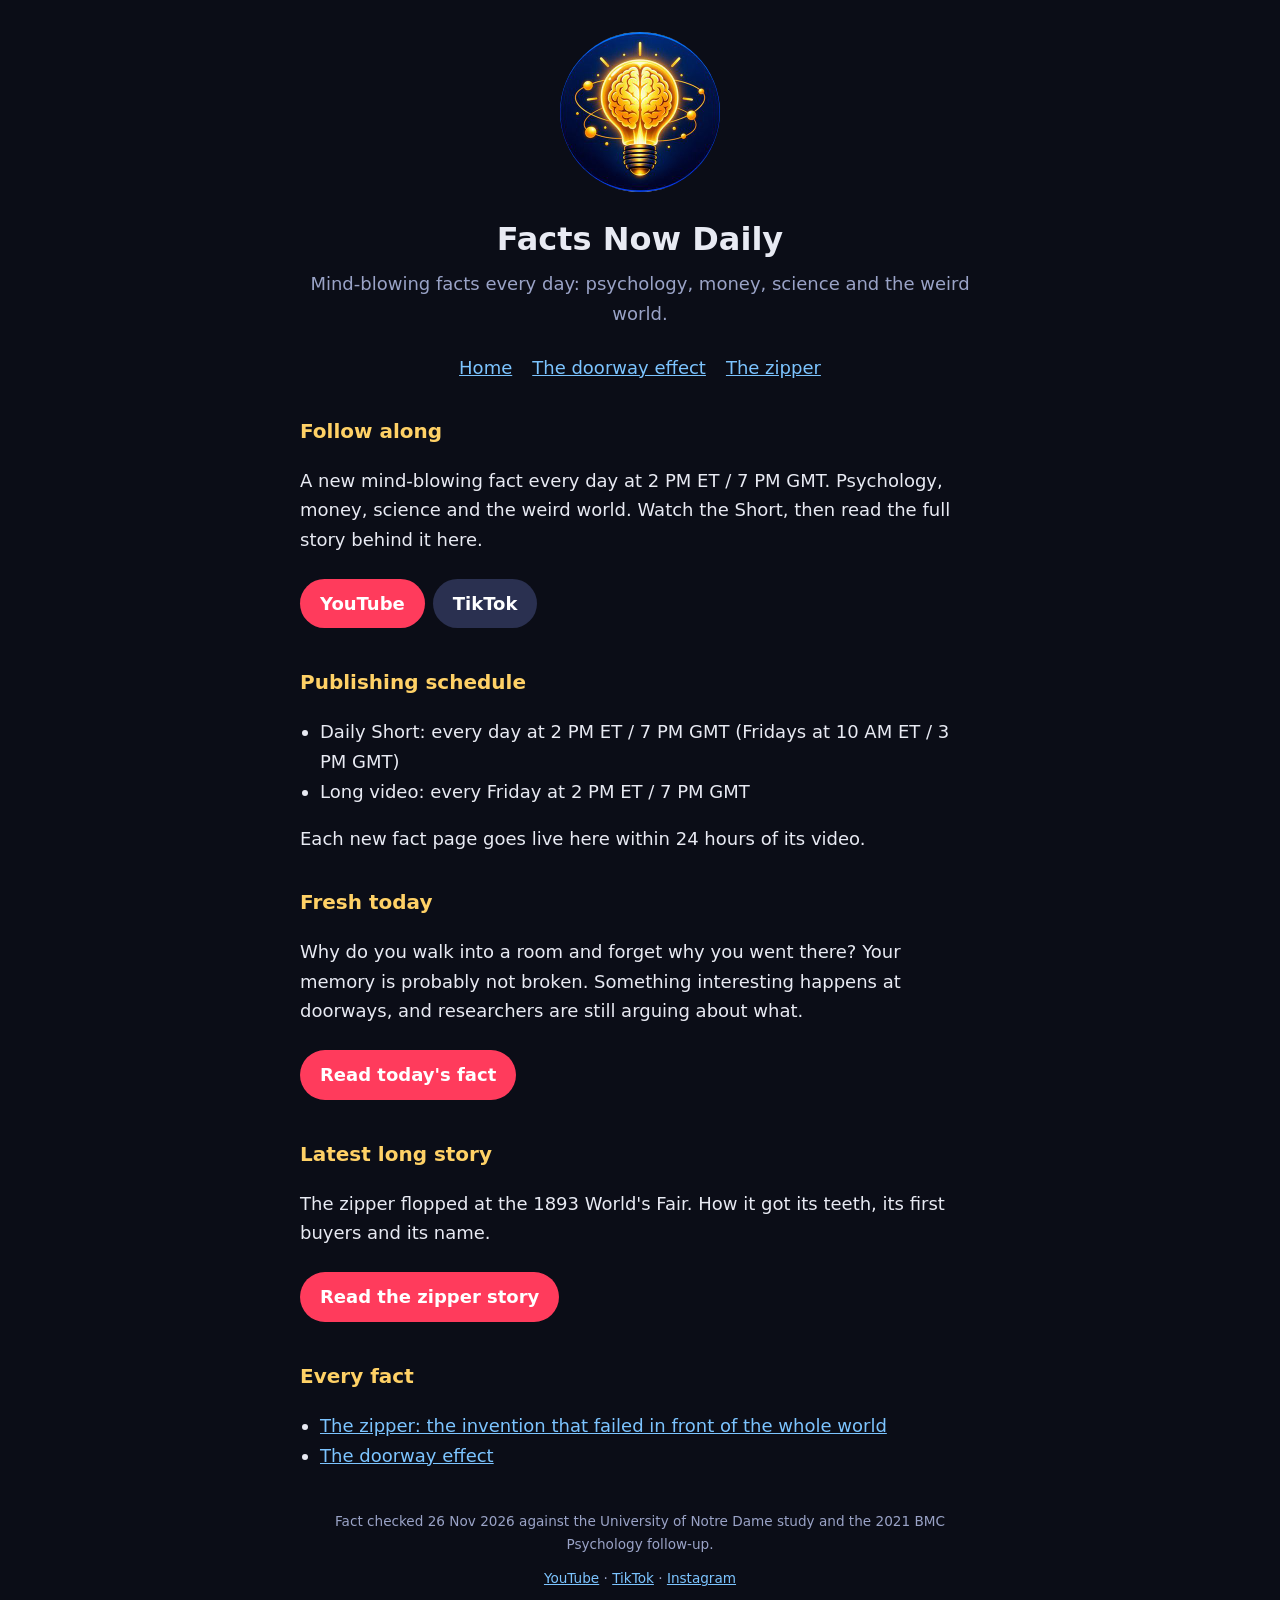
<file: index.html>
<!doctype html><html lang="en"><head><meta charset="utf-8"><meta name="viewport" content="width=device-width,initial-scale=1">
<title>Facts Now Daily</title><meta name="description" content="A new mind-blowing fact every day at 2 PM ET / 7 PM GMT. Psychology, money, science and the weird world."><meta property="og:title" content="Facts Now Daily"><meta property="og:description" content="A new mind-blowing fact every day at 2 PM ET / 7 PM GMT. Psychology, money, science and the weird world."><meta property="og:type" content="website">
<link rel="icon" href="[data-uri]"><link rel="stylesheet" href="/style.css"></head><body><main>
<header><a href="/"><img src="[data-uri]" alt="The Facts Now Daily logo: a glowing brain inside a lightbulb"></a><h1>Facts Now Daily</h1><p class="tag">Mind-blowing facts every day: psychology, money, science and the weird world.</p></header>
<nav><a href="/">Home</a><a href="/facts/doorway-effect/">The doorway effect</a><a href="/facts/zipper/">The zipper</a></nav>
<h2>Follow along</h2><p>A new mind-blowing fact every day at 2 PM ET / 7 PM GMT. Psychology, money, science and the weird world. Watch the Short, then read the full story behind it here.</p>
<a class="btn" href="https://www.youtube.com/@FactsNowDaily">YouTube</a><a class="btn alt" href="https://www.tiktok.com/@factsnow.daily">TikTok</a>
<h2>Publishing schedule</h2><ul><li>Daily Short: every day at 2 PM ET / 7 PM GMT (Fridays at 10 AM ET / 3 PM GMT)</li><li>Long video: every Friday at 2 PM ET / 7 PM GMT</li></ul><p>Each new fact page goes live here within 24 hours of its video.</p>
<h2>Fresh today</h2><p>Why do you walk into a room and forget why you went there? Your memory is probably not broken. Something interesting happens at doorways, and researchers are still arguing about what.</p>
<a class="btn" href="/facts/doorway-effect/">Read today's fact</a><h2>Latest long story</h2><p>The zipper flopped at the 1893 World's Fair. How it got its teeth, its first buyers and its name.</p><a class="btn" href="/facts/zipper/">Read the zipper story</a><h2>Every fact</h2><ul><li><a href="/facts/zipper/">The zipper: the invention that failed in front of the whole world</a></li><li><a href="/facts/doorway-effect/">The doorway effect</a></li></ul>
<footer>Fact checked 26 Nov 2026 against the University of Notre Dame study and the 2021 BMC Psychology follow-up.<p style="text-align:center;margin-top:12px"><a href="https://www.youtube.com/@FactsNowDaily">YouTube</a> &middot; <a href="https://www.tiktok.com/@factsnow.daily">TikTok</a> &middot; <a href="https://www.instagram.com/facts_nowdaily/">Instagram</a></p></footer></main><script data-goatcounter="https://factsnowdaily.goatcounter.com/count" async src="https://gc.zgo.at/count.js"></script></body></html>
</file>
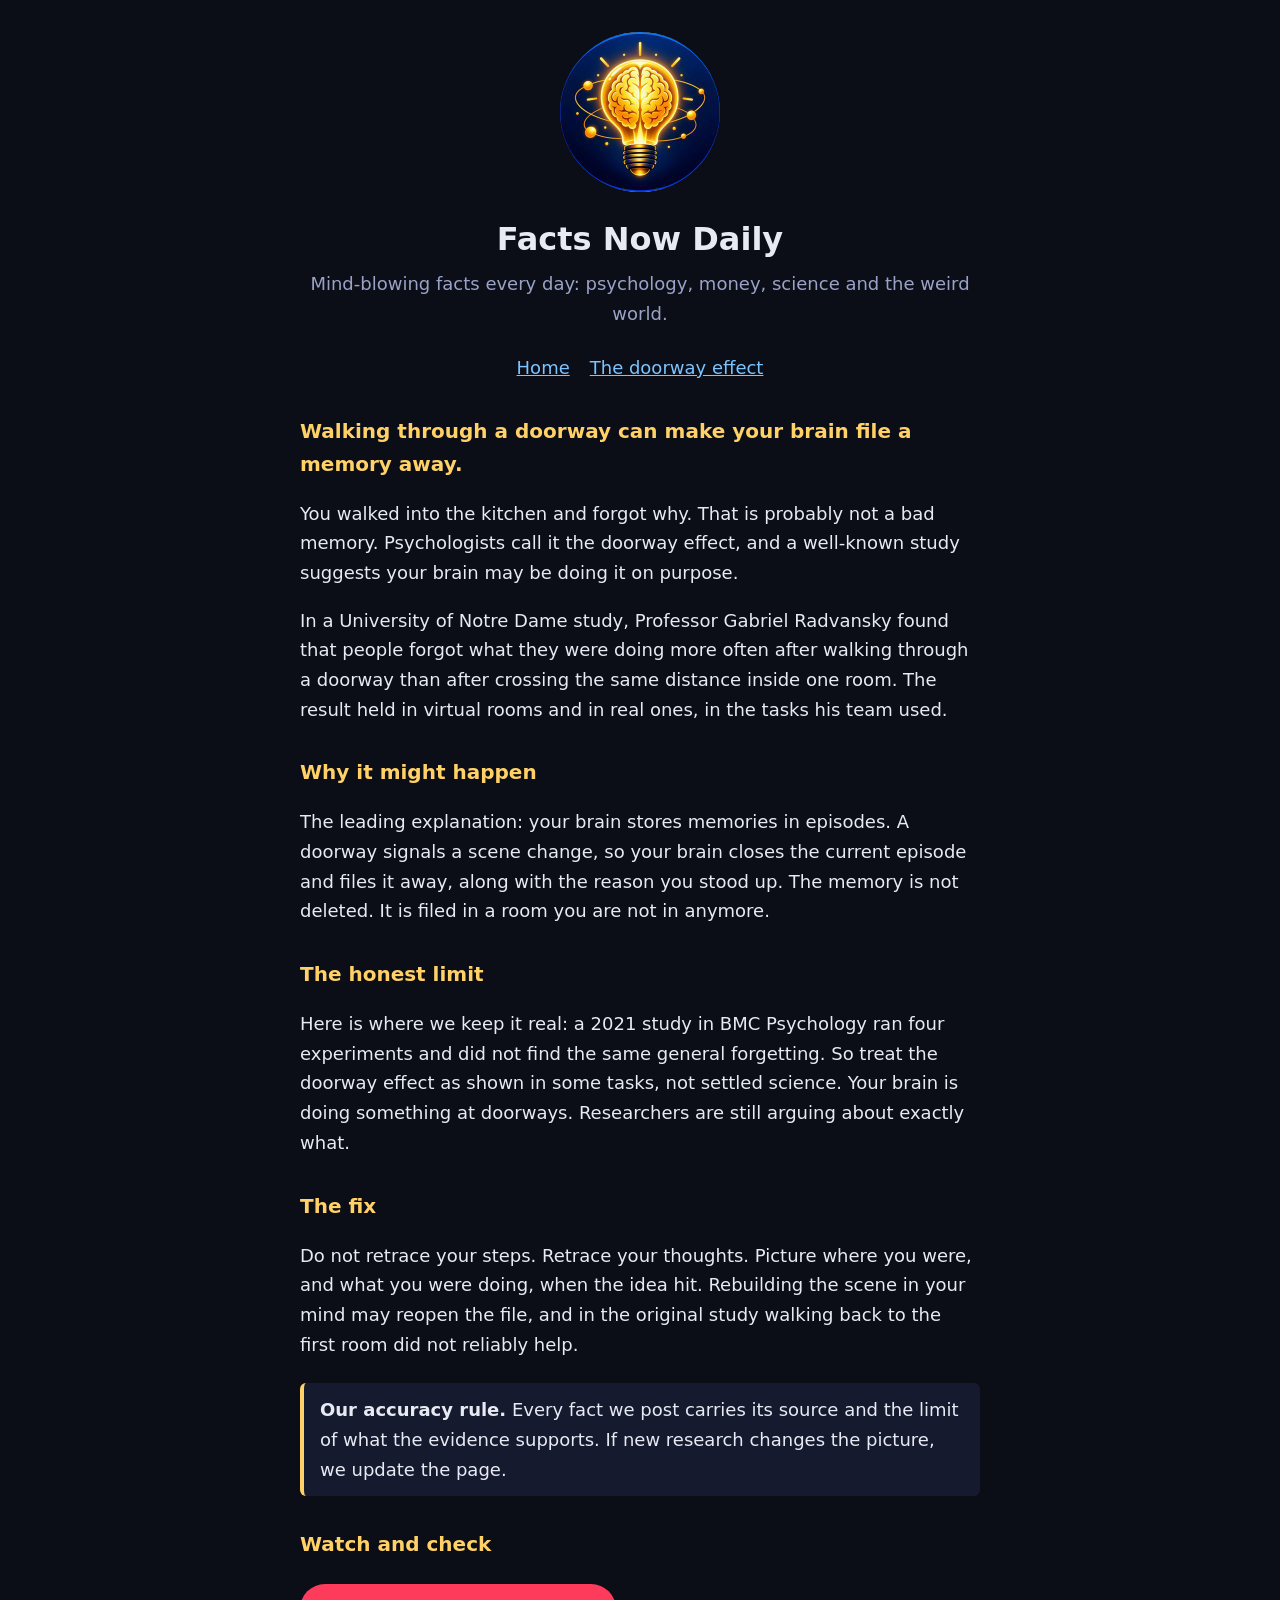
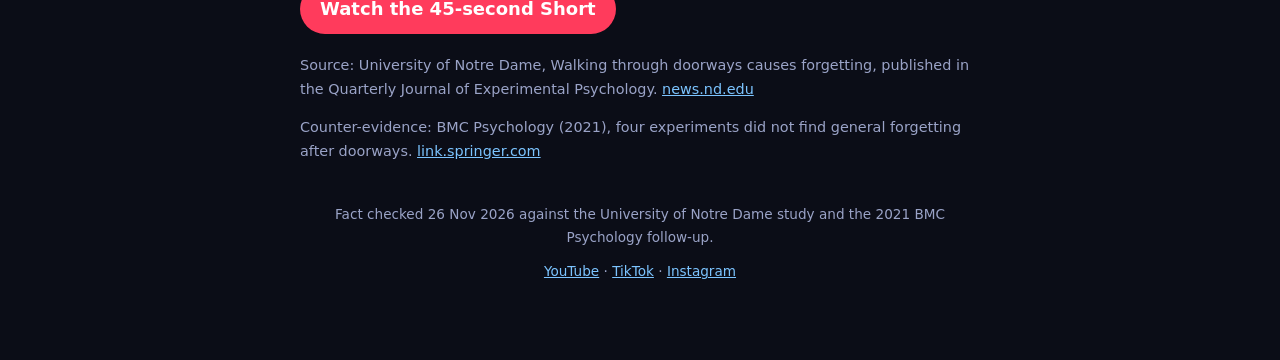
<file: facts/doorway-effect/index.html>
<!doctype html><html lang="en"><head><meta charset="utf-8"><meta name="viewport" content="width=device-width,initial-scale=1">
<title>The doorway effect: why you forget why you walked into a room | Facts Now Daily</title><meta name="description" content="Walking through a doorway can make your brain file a memory away. What the research shows, and its limits."><meta property="og:title" content="The doorway effect: why you forget why you walked into a room | Facts Now Daily"><meta property="og:description" content="Walking through a doorway can make your brain file a memory away. What the research shows, and its limits."><meta property="og:type" content="website">
<link rel="icon" href="[data-uri]"><link rel="stylesheet" href="/style.css"></head><body><main>
<header><a href="/"><img src="[data-uri]" alt="The Facts Now Daily logo: a glowing brain inside a lightbulb"></a><h1>Facts Now Daily</h1><p class="tag">Mind-blowing facts every day: psychology, money, science and the weird world.</p></header>
<nav><a href="/">Home</a><a href="/facts/doorway-effect/">The doorway effect</a></nav>
<h2>Walking through a doorway can make your brain file a memory away.</h2>
<p>You walked into the kitchen and forgot why. That is probably not a bad memory. Psychologists call it the doorway effect, and a well-known study suggests your brain may be doing it on purpose.</p>
<p>In a University of Notre Dame study, Professor Gabriel Radvansky found that people forgot what they were doing more often after walking through a doorway than after crossing the same distance inside one room. The result held in virtual rooms and in real ones, in the tasks his team used.</p>
<h2>Why it might happen</h2><p>The leading explanation: your brain stores memories in episodes. A doorway signals a scene change, so your brain closes the current episode and files it away, along with the reason you stood up. The memory is not deleted. It is filed in a room you are not in anymore.</p>
<h2>The honest limit</h2><p>Here is where we keep it real: a 2021 study in BMC Psychology ran four experiments and did not find the same general forgetting. So treat the doorway effect as shown in some tasks, not settled science. Your brain is doing something at doorways. Researchers are still arguing about exactly what.</p>
<h2>The fix</h2><p>Do not retrace your steps. Retrace your thoughts. Picture where you were, and what you were doing, when the idea hit. Rebuilding the scene in your mind may reopen the file, and in the original study walking back to the first room did not reliably help.</p>
<div class="note"><strong>Our accuracy rule.</strong> Every fact we post carries its source and the limit of what the evidence supports. If new research changes the picture, we update the page.</div>
<h2>Watch and check</h2><a class="btn" href="https://youtube.com/shorts/pD0NPN8EKgk">Watch the 45-second Short</a>
<p class="small">Source: University of Notre Dame, Walking through doorways causes forgetting, published in the Quarterly Journal of Experimental Psychology. <a href="https://news.nd.edu/news/walking-through-doorways-causes-forgetting-new-research-shows/">news.nd.edu</a></p>
<p class="small">Counter-evidence: BMC Psychology (2021), four experiments did not find general forgetting after doorways. <a href="https://link.springer.com/article/10.1186/s40359-021-00536-3">link.springer.com</a></p>
<footer>Fact checked 26 Nov 2026 against the University of Notre Dame study and the 2021 BMC Psychology follow-up.<p style="text-align:center;margin-top:12px"><a href="https://www.youtube.com/@FactsNowDaily">YouTube</a> &middot; <a href="https://www.tiktok.com/@factsnow.daily">TikTok</a> &middot; <a href="https://www.instagram.com/facts_nowdaily/">Instagram</a></p></footer></main><script data-goatcounter="https://factsnowdaily.goatcounter.com/count" async src="https://gc.zgo.at/count.js"></script></body></html>
</file>
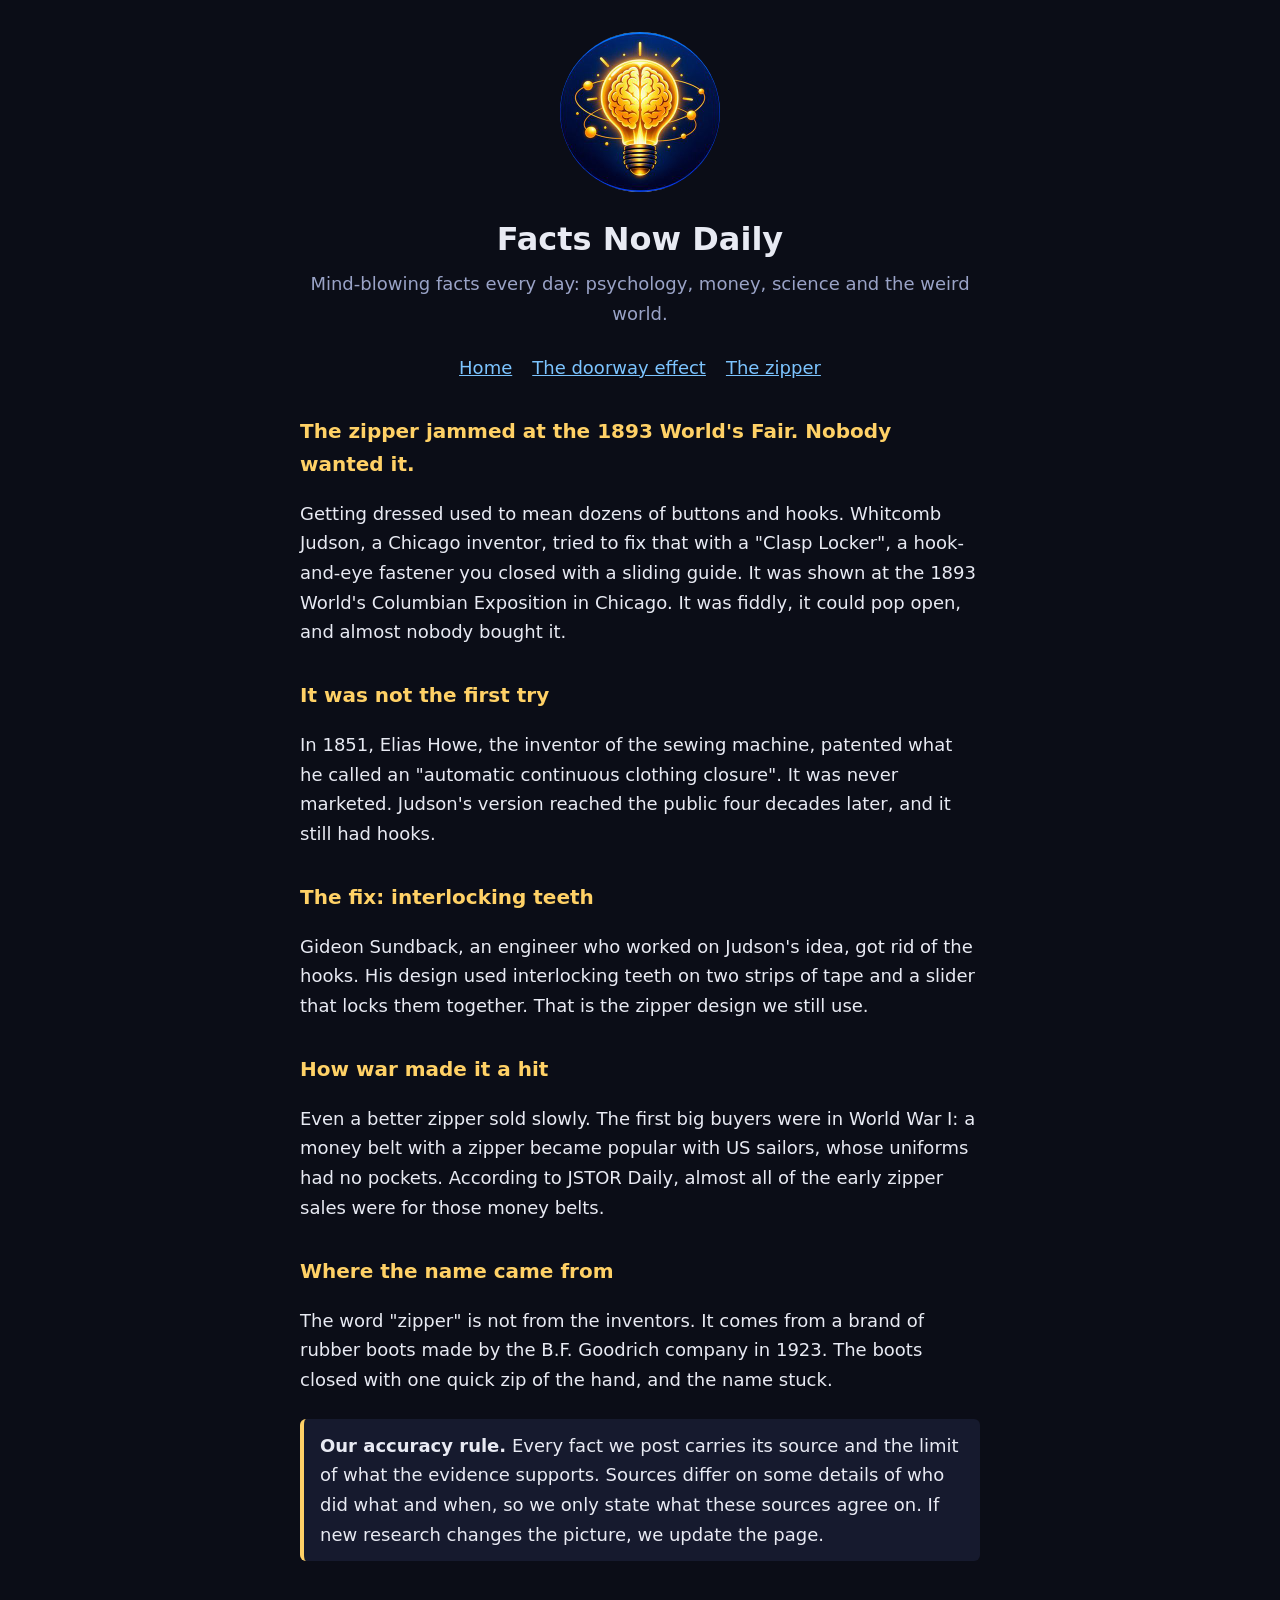
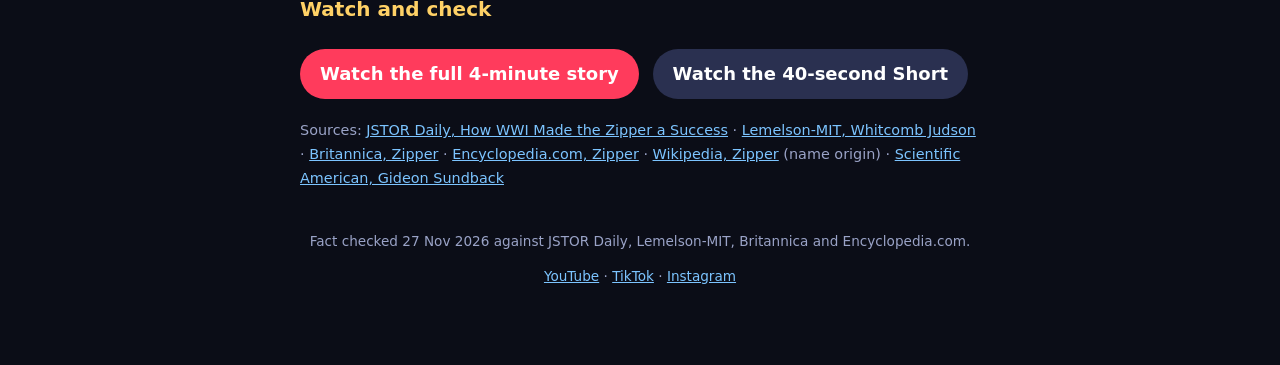
<file: facts/zipper/index.html>
<!doctype html><html lang="en"><head><meta charset="utf-8"><meta name="viewport" content="width=device-width,initial-scale=1">
<title>The invention that failed in front of the whole world: the true story of the zipper | Facts Now Daily</title><meta name="description" content="The zipper flopped at the 1893 World's Fair. How it went from a jammed hook-and-eye clasp to the fastener on your jacket, with sources."><meta property="og:title" content="The invention that failed in front of the whole world: the true story of the zipper | Facts Now Daily"><meta property="og:description" content="The zipper flopped at the 1893 World's Fair. How it went from a jammed hook-and-eye clasp to the fastener on your jacket, with sources."><meta property="og:type" content="website">
<link rel="icon" href="[data-uri]"><link rel="stylesheet" href="/style.css"></head><body><main>
<header><a href="/"><img src="[data-uri]" alt="The Facts Now Daily logo: a glowing brain inside a lightbulb"></a><h1>Facts Now Daily</h1><p class="tag">Mind-blowing facts every day: psychology, money, science and the weird world.</p></header>
<nav><a href="/">Home</a><a href="/facts/doorway-effect/">The doorway effect</a><a href="/facts/zipper/">The zipper</a></nav>
<h2>The zipper jammed at the 1893 World's Fair. Nobody wanted it.</h2>
<p>Getting dressed used to mean dozens of buttons and hooks. Whitcomb Judson, a Chicago inventor, tried to fix that with a "Clasp Locker", a hook-and-eye fastener you closed with a sliding guide. It was shown at the 1893 World's Columbian Exposition in Chicago. It was fiddly, it could pop open, and almost nobody bought it.</p>
<h2>It was not the first try</h2>
<p>In 1851, Elias Howe, the inventor of the sewing machine, patented what he called an "automatic continuous clothing closure". It was never marketed. Judson's version reached the public four decades later, and it still had hooks.</p>
<h2>The fix: interlocking teeth</h2>
<p>Gideon Sundback, an engineer who worked on Judson's idea, got rid of the hooks. His design used interlocking teeth on two strips of tape and a slider that locks them together. That is the zipper design we still use.</p>
<h2>How war made it a hit</h2>
<p>Even a better zipper sold slowly. The first big buyers were in World War I: a money belt with a zipper became popular with US sailors, whose uniforms had no pockets. According to JSTOR Daily, almost all of the early zipper sales were for those money belts.</p>
<h2>Where the name came from</h2>
<p>The word "zipper" is not from the inventors. It comes from a brand of rubber boots made by the B.F. Goodrich company in 1923. The boots closed with one quick zip of the hand, and the name stuck.</p>
<div class="note"><strong>Our accuracy rule.</strong> Every fact we post carries its source and the limit of what the evidence supports. Sources differ on some details of who did what and when, so we only state what these sources agree on. If new research changes the picture, we update the page.</div>
<h2>Watch and check</h2><a class="btn" href="https://youtu.be/usk1RypAWjg">Watch the full 4-minute story</a> <a class="btn alt" href="https://www.youtube.com/shorts/yk0TXBqKClc">Watch the 40-second Short</a>
<p class="small">Sources: <a href="https://daily.jstor.org/how-wwi-made-the-zipper-a-success/">JSTOR Daily, How WWI Made the Zipper a Success</a> &middot; <a href="https://lemelson.mit.edu/resources/whitcomb-judson">Lemelson-MIT, Whitcomb Judson</a> &middot; <a href="https://kids.britannica.com/scholars/article/zipper/78402">Britannica, Zipper</a> &middot; <a href="https://www.encyclopedia.com/sports-and-everyday-life/fashion-and-clothing/textiles-and-weaving/zipper">Encyclopedia.com, Zipper</a> &middot; <a href="https://en.wikipedia.org/wiki/Zipper">Wikipedia, Zipper</a> (name origin) &middot; <a href="https://www.scientificamerican.com/blog/observations/google-pays-homage-to-zipper-engineer-gideon-sundback/">Scientific American, Gideon Sundback</a></p>
<footer>Fact checked 27 Nov 2026 against JSTOR Daily, Lemelson-MIT, Britannica and Encyclopedia.com.<p style="text-align:center;margin-top:12px"><a href="https://www.youtube.com/@FactsNowDaily">YouTube</a> &middot; <a href="https://www.tiktok.com/@factsnow.daily">TikTok</a> &middot; <a href="https://www.instagram.com/facts_nowdaily/">Instagram</a></p></footer></main><script data-goatcounter="https://factsnowdaily.goatcounter.com/count" async src="https://gc.zgo.at/count.js"></script></body></html>
</file>
<file: style.css>
*{box-sizing:border-box}body{margin:0;background:#0b0d17;color:#e8eaf3;font:18px/1.65 system-ui,-apple-system,Segoe UI,Roboto,sans-serif}
main{max-width:720px;margin:0 auto;padding:32px 20px 64px}header{text-align:center;margin-bottom:24px}
header img{width:160px;height:160px;border-radius:50%}h1{margin:12px 0 4px;font-size:2rem}.tag{color:#9aa3c7;margin:0}
h2{margin-top:32px;font-size:1.25rem;color:#ffd166}a{color:#7cc4ff}nav{display:flex;gap:20px;justify-content:center;margin:16px 0 24px}
.btn{display:inline-block;padding:10px 20px;border-radius:999px;background:#ff3b5c;color:#fff;text-decoration:none;font-weight:600;margin:6px 8px 6px 0}
.btn.alt{background:#2a3050}.note{background:#161a2e;border-left:4px solid #ffd166;padding:12px 16px;border-radius:6px;margin:24px 0}
.small{font-size:.9rem;color:#9aa3c7}ul{padding-left:20px}footer{margin-top:40px;color:#9aa3c7;font-size:.85rem;text-align:center}
</file>
